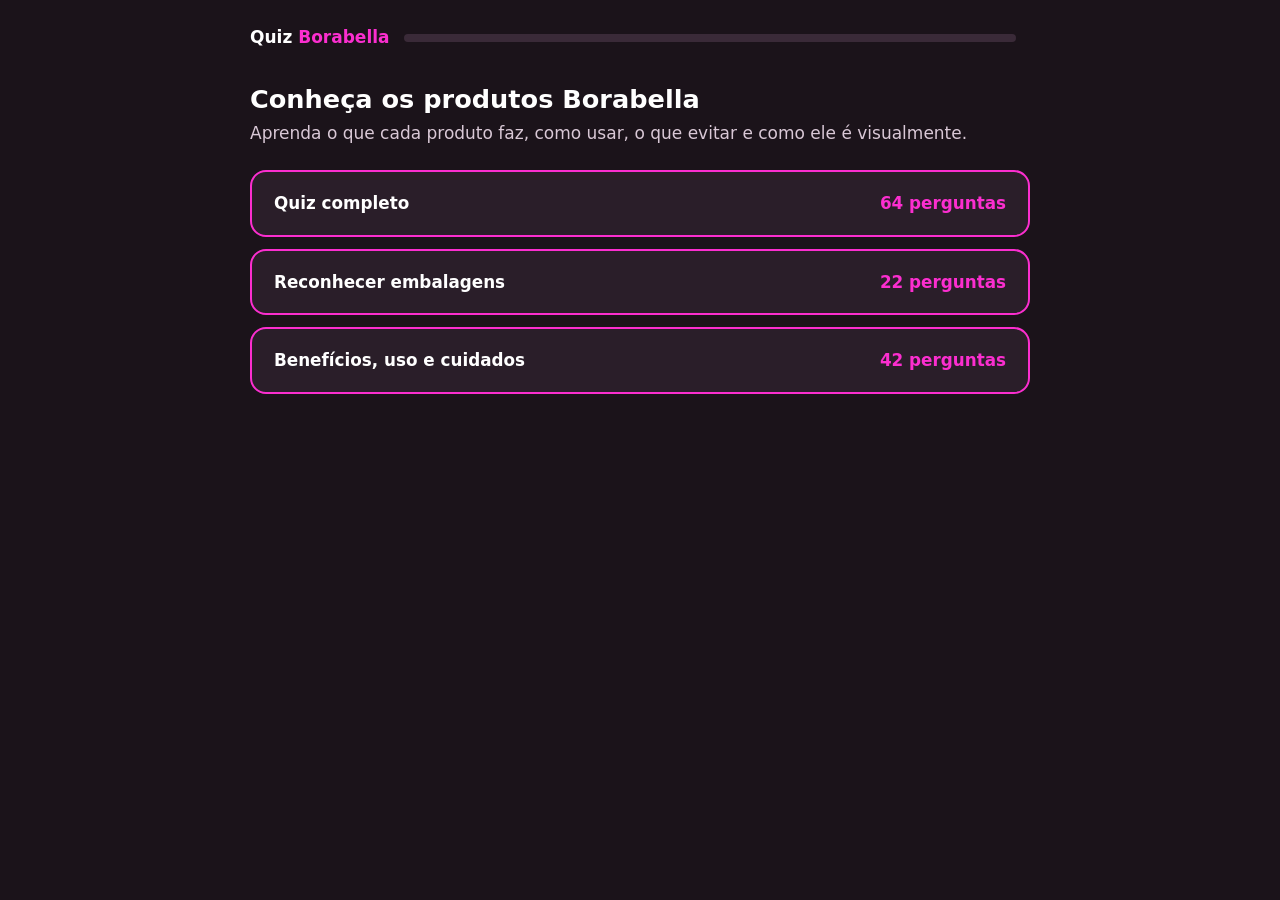
<file: index.html>
<!doctype html>
<html lang="pt-BR"><head><meta charset="utf-8">
<meta name="viewport" content="width=device-width,initial-scale=1">
<meta name="color-scheme" content="dark">
<title>Quiz Borabella</title><link rel="stylesheet" href="css/style.css"></head>
<body><main>
<header><span class="brand">Quiz <b>Borabella</b></span><div class="bar"><i id="prog"></i></div><span id="count"></span></header>
<section id="menu" hidden>
<h1>Conheça os produtos Borabella</h1>
<p class="hint">Aprenda o que cada produto faz, como usar, o que evitar e como ele é visualmente.</p>
<div class="modes">
<button class="mode" data-mode="all"><b>Quiz completo</b><span id="n-all"></span></button>
<button class="mode" data-mode="visual"><b>Reconhecer embalagens</b><span id="n-visual"></span></button>
<button class="mode" data-mode="know"><b>Benefícios, uso e cuidados</b><span id="n-know"></span></button>
</div></section>
<section id="quiz" hidden>
<span id="cat" class="tag"></span><h1 id="q"></h1>
<figure id="qimg" class="shot" hidden></figure>
<p class="hint" id="hint">Escolha a resposta certa</p>
<div class="cards" id="cards"></div>
<div id="reveal" class="reveal" hidden></div>
<button id="next" class="btn" disabled>Próxima pergunta</button>
</section>
<section id="end" hidden><h1>Você terminou!</h1><p id="score" class="big"></p><p id="msg"></p>
<div id="missed" hidden><h2>Revise estes produtos</h2><div id="missedGrid" class="grid"></div></div>
<button id="again" class="btn">Voltar ao início</button></section>
<section id="load"><p id="loadmsg">Carregando perguntas…</p>
<label id="pick" class="btn" hidden>Selecionar perguntas.csv e produtos.csv<input type="file" accept=".csv" multiple hidden></label></section>
</main><script src="data/perguntas.js"></script><script src="data/produtos.js"></script><script src="js/app.js"></script></body></html>
</file>
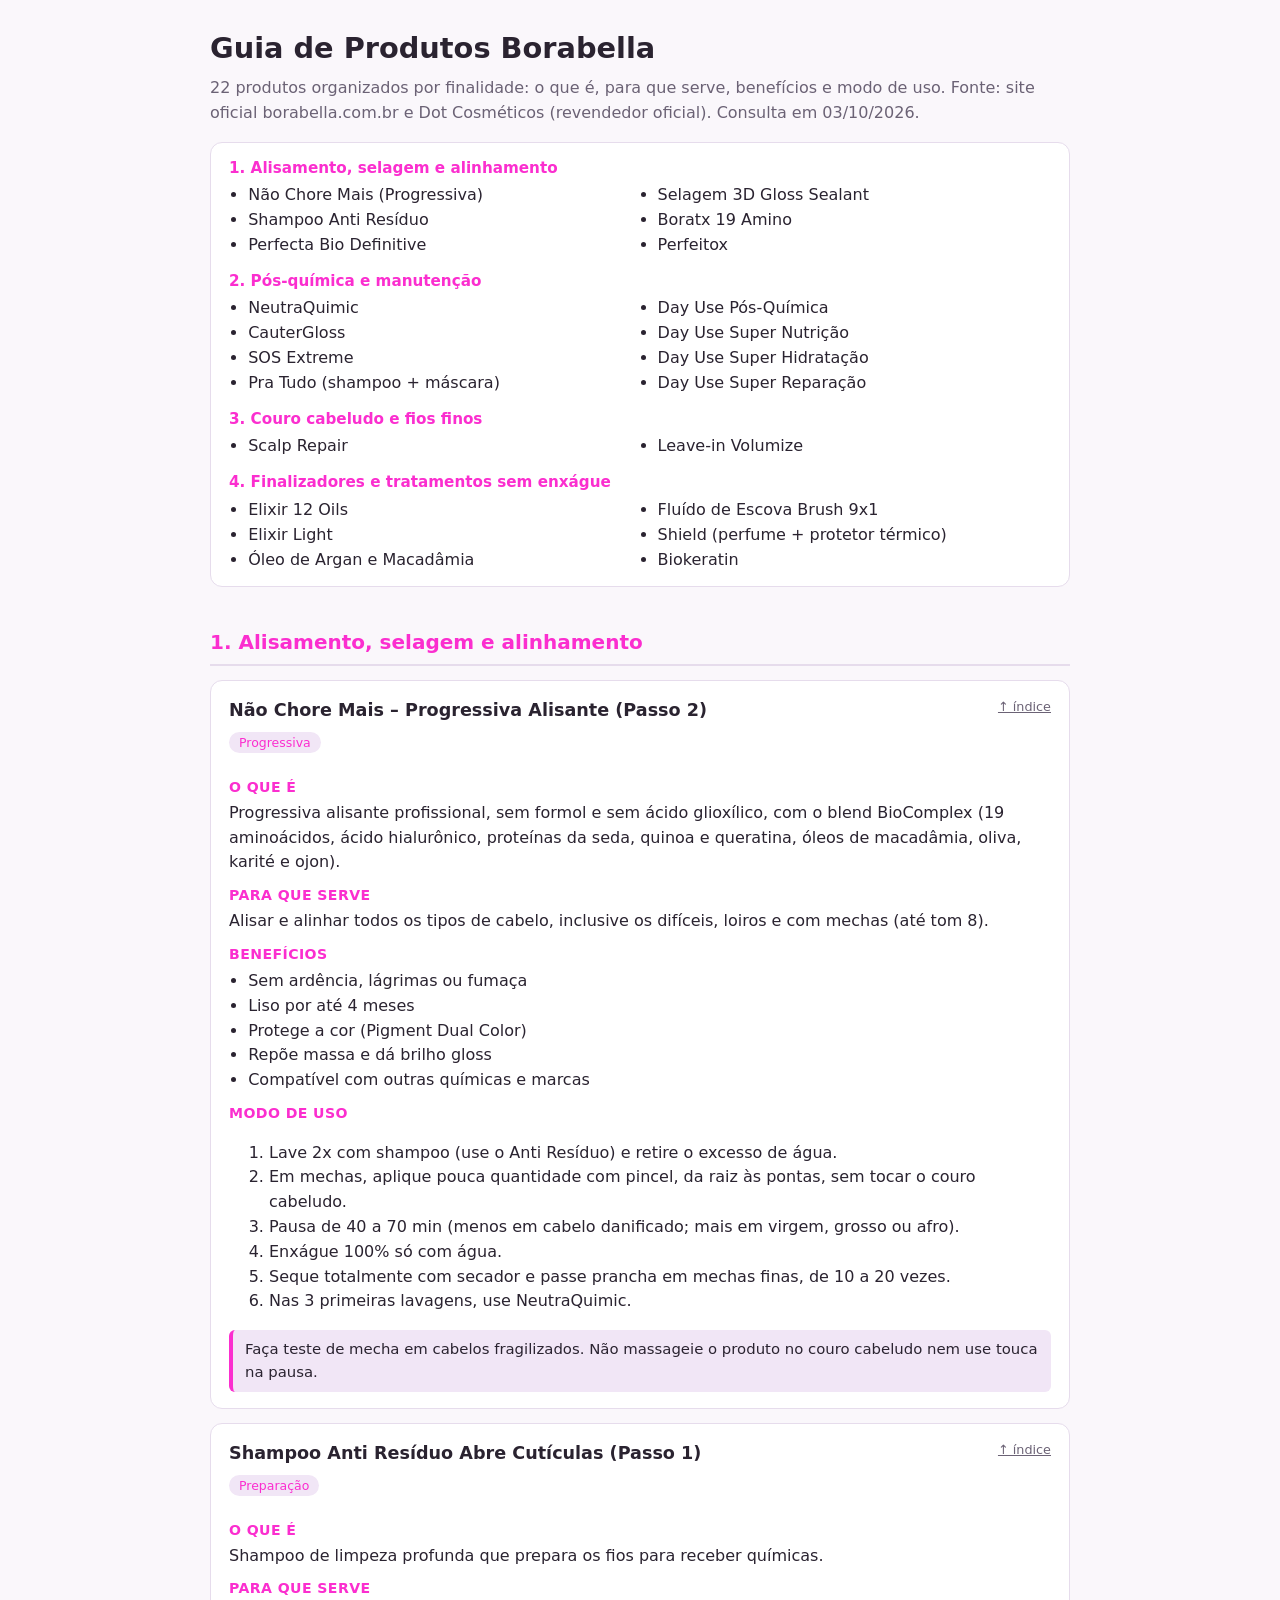
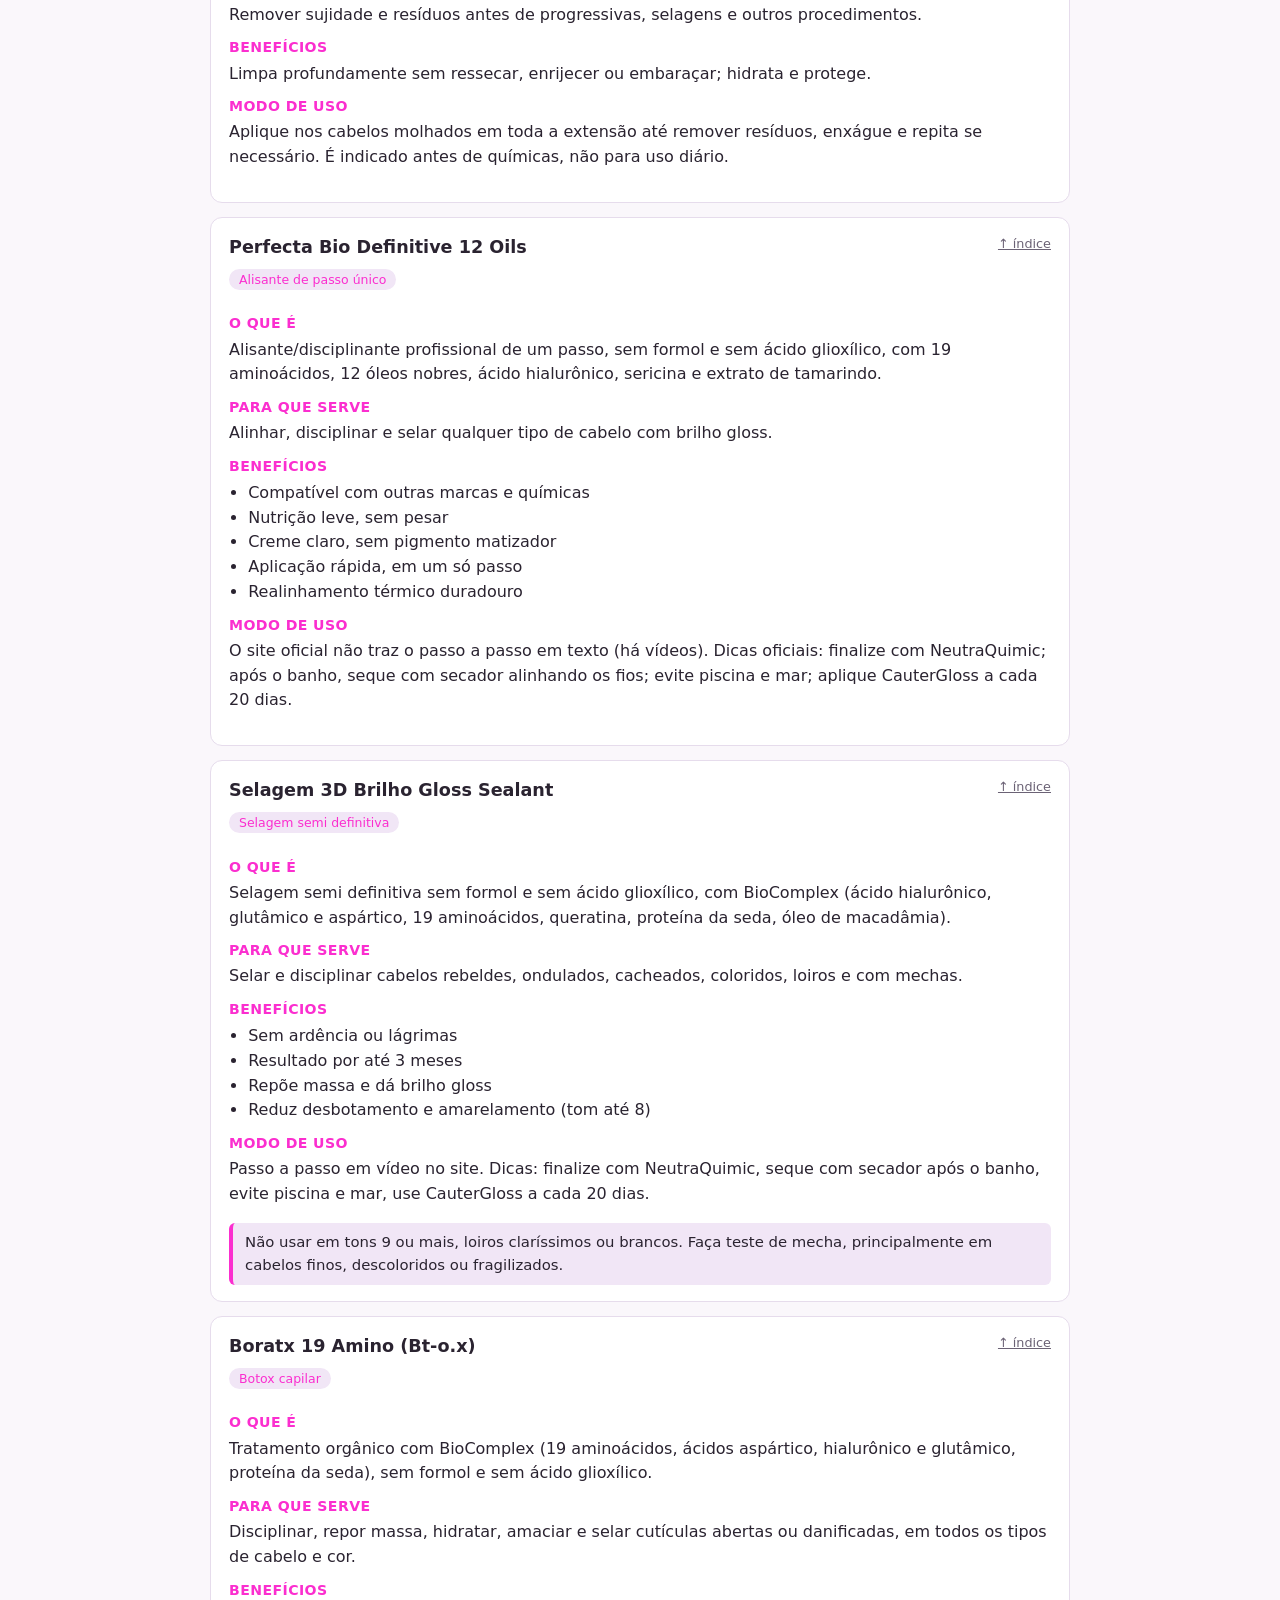
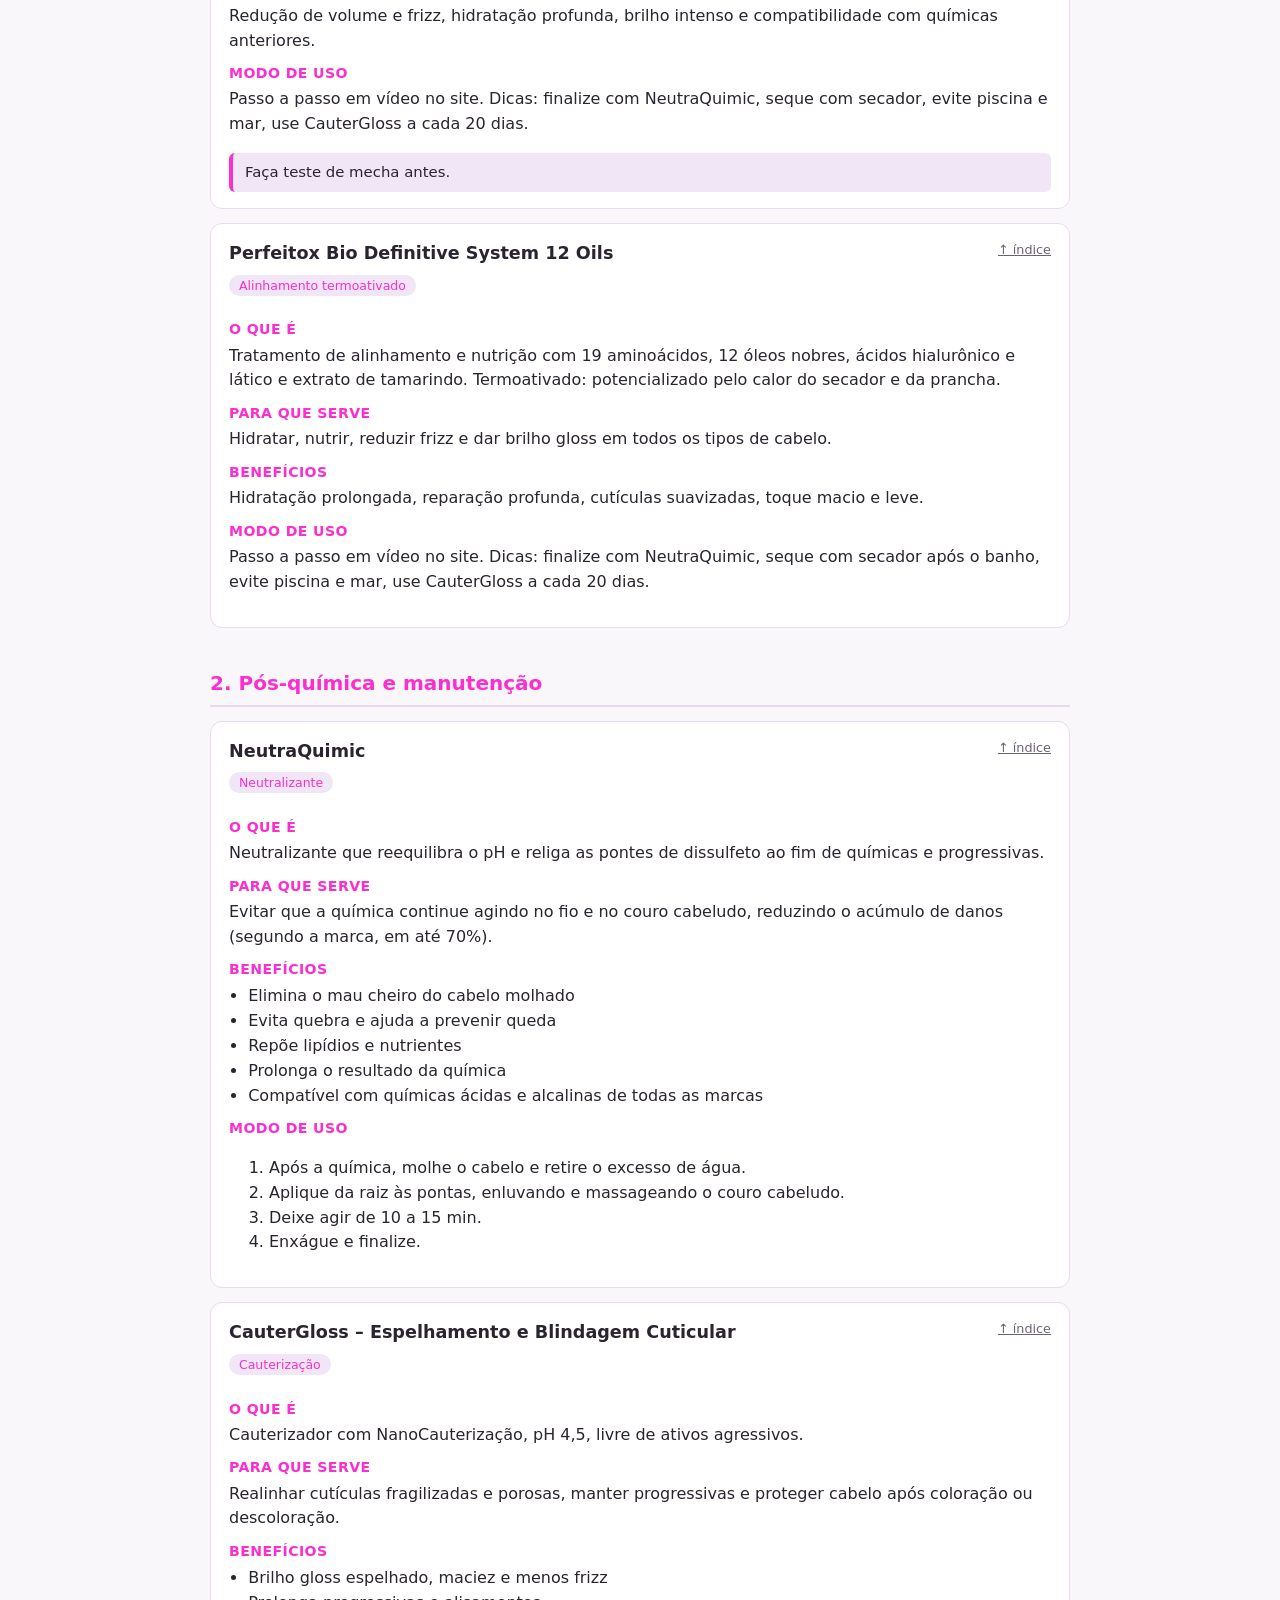
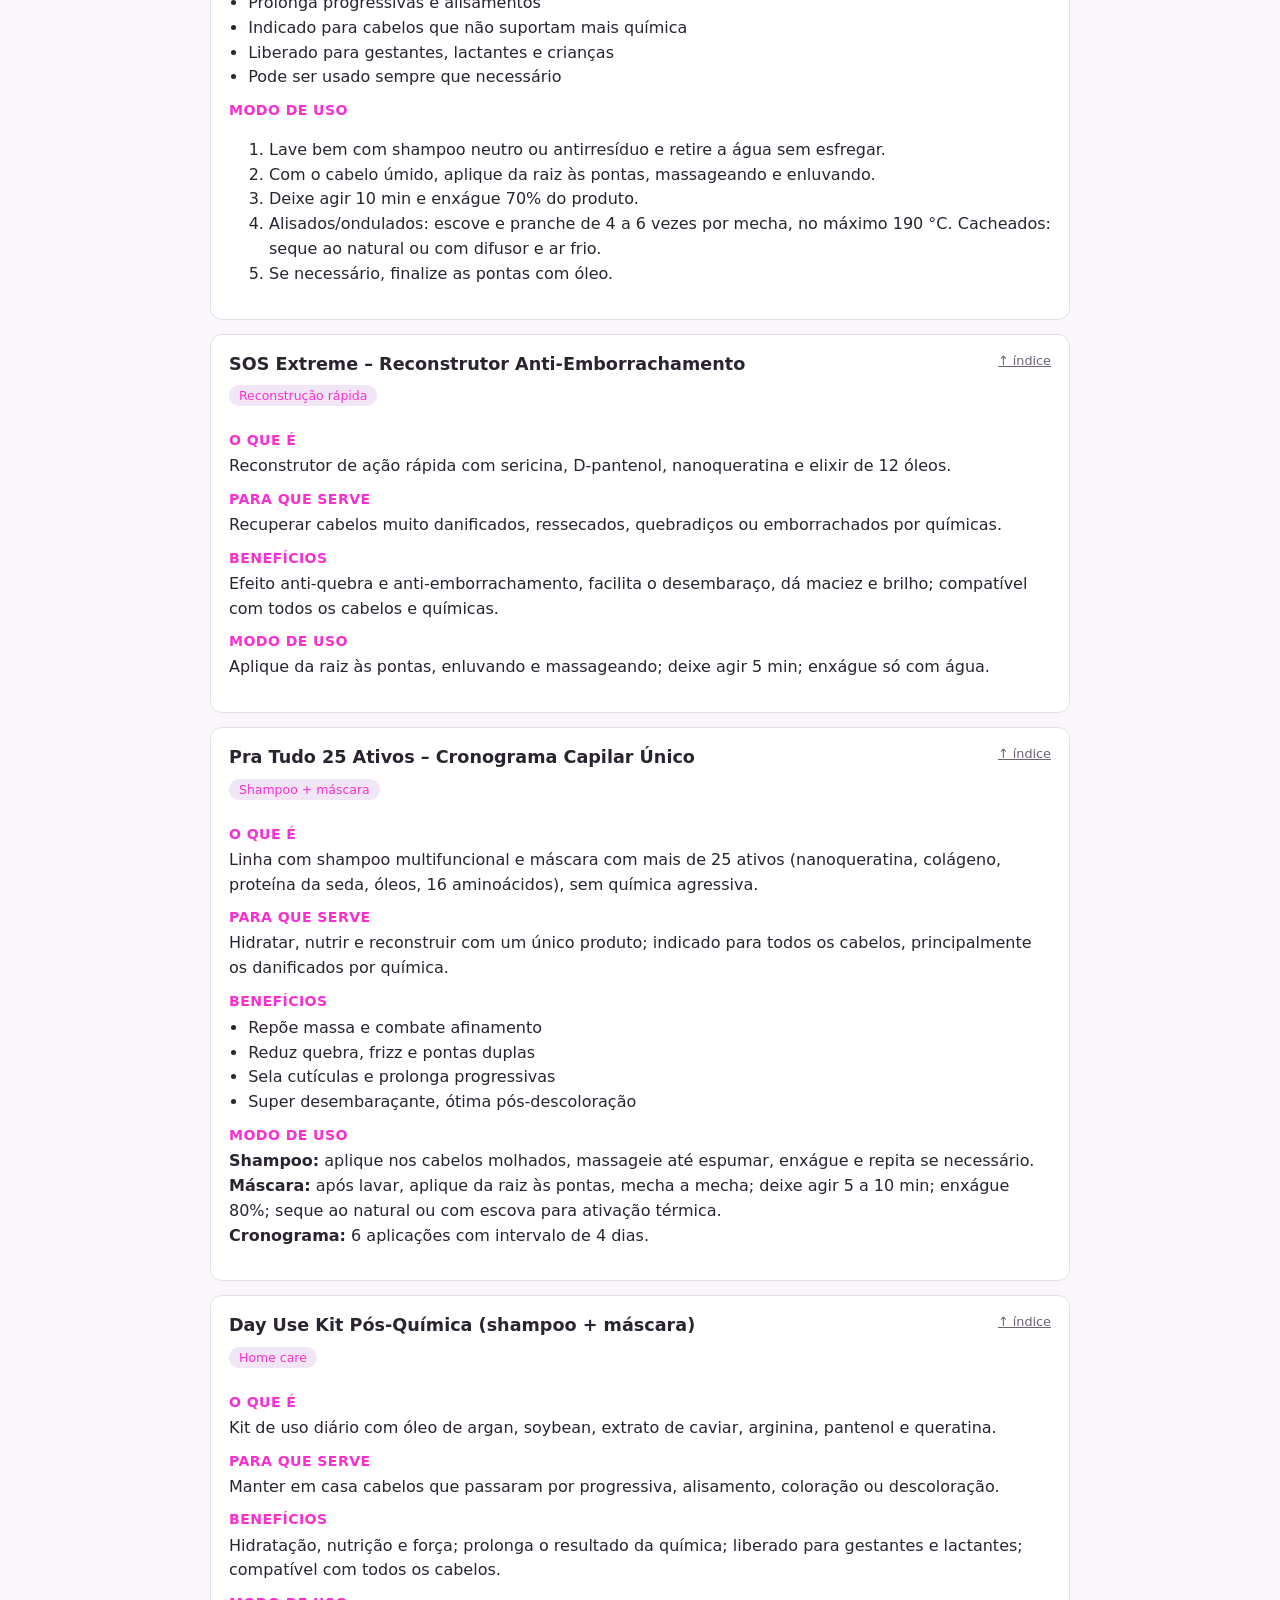
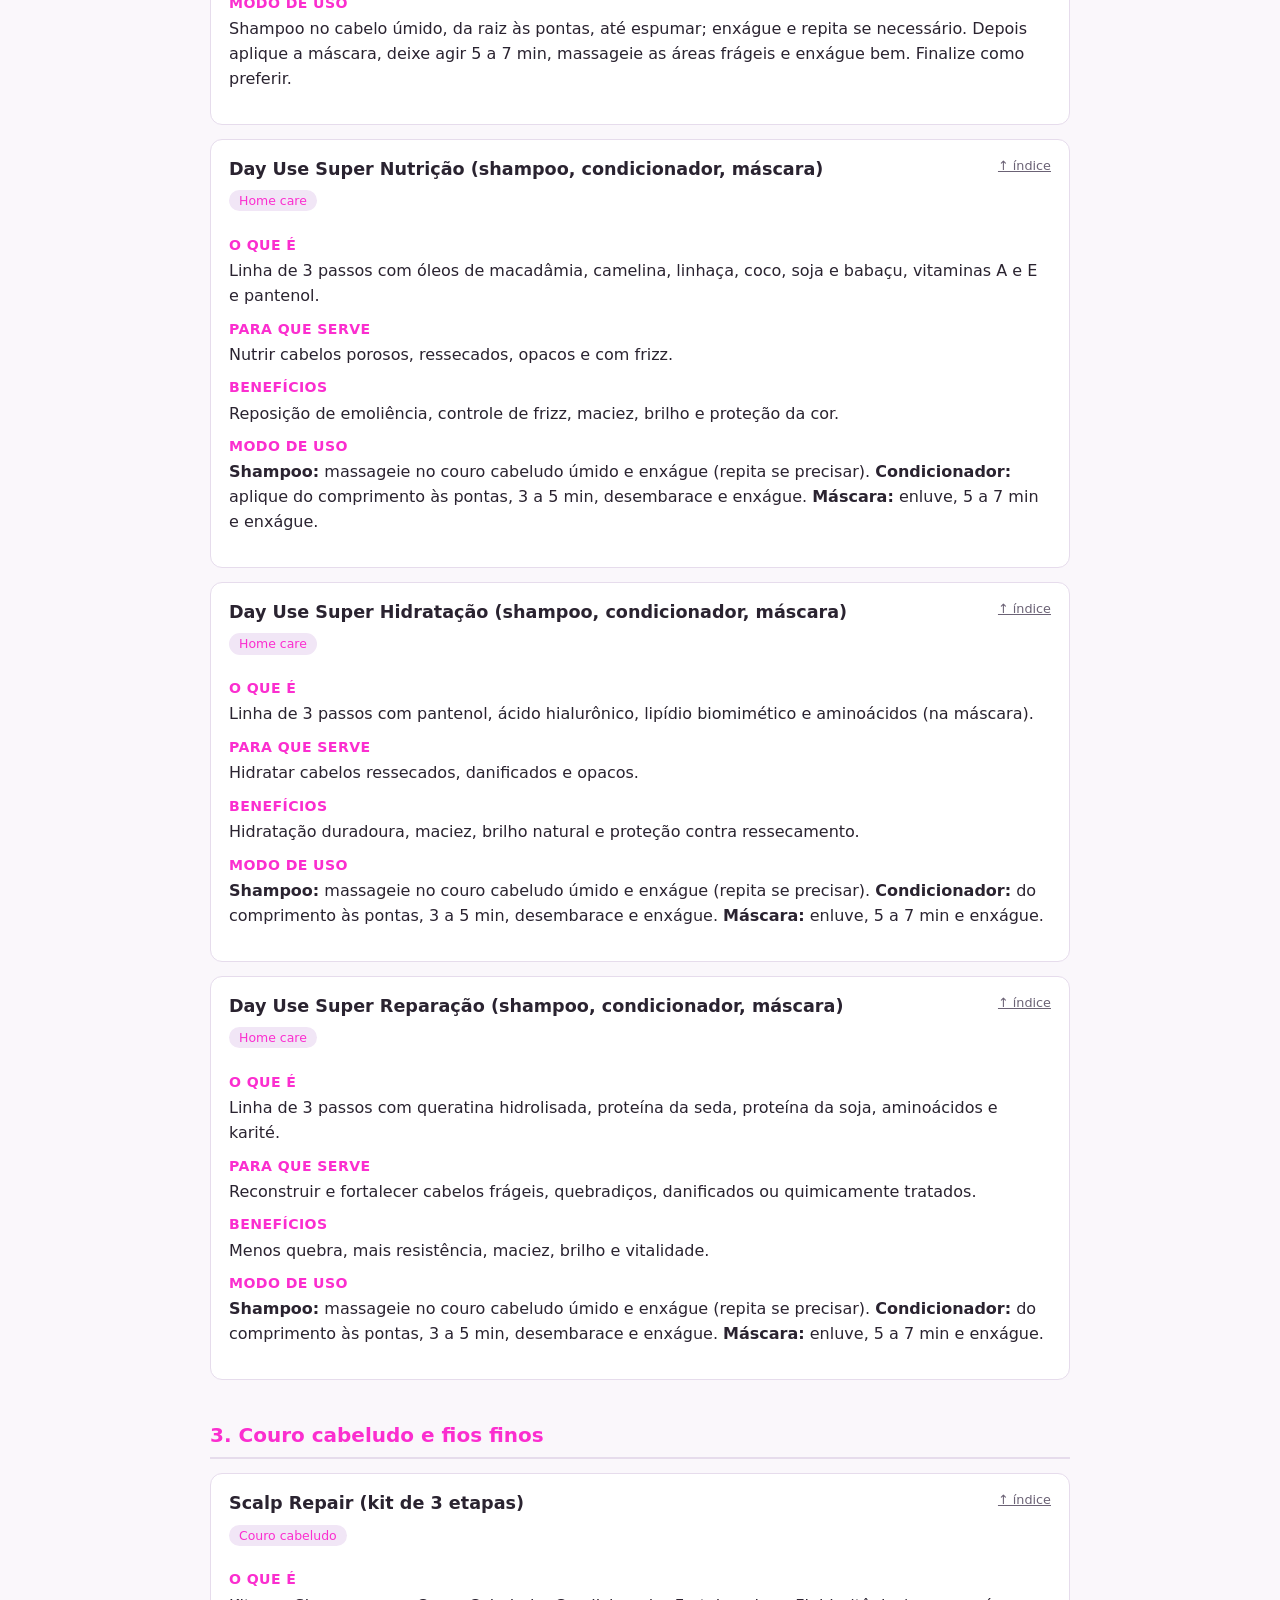
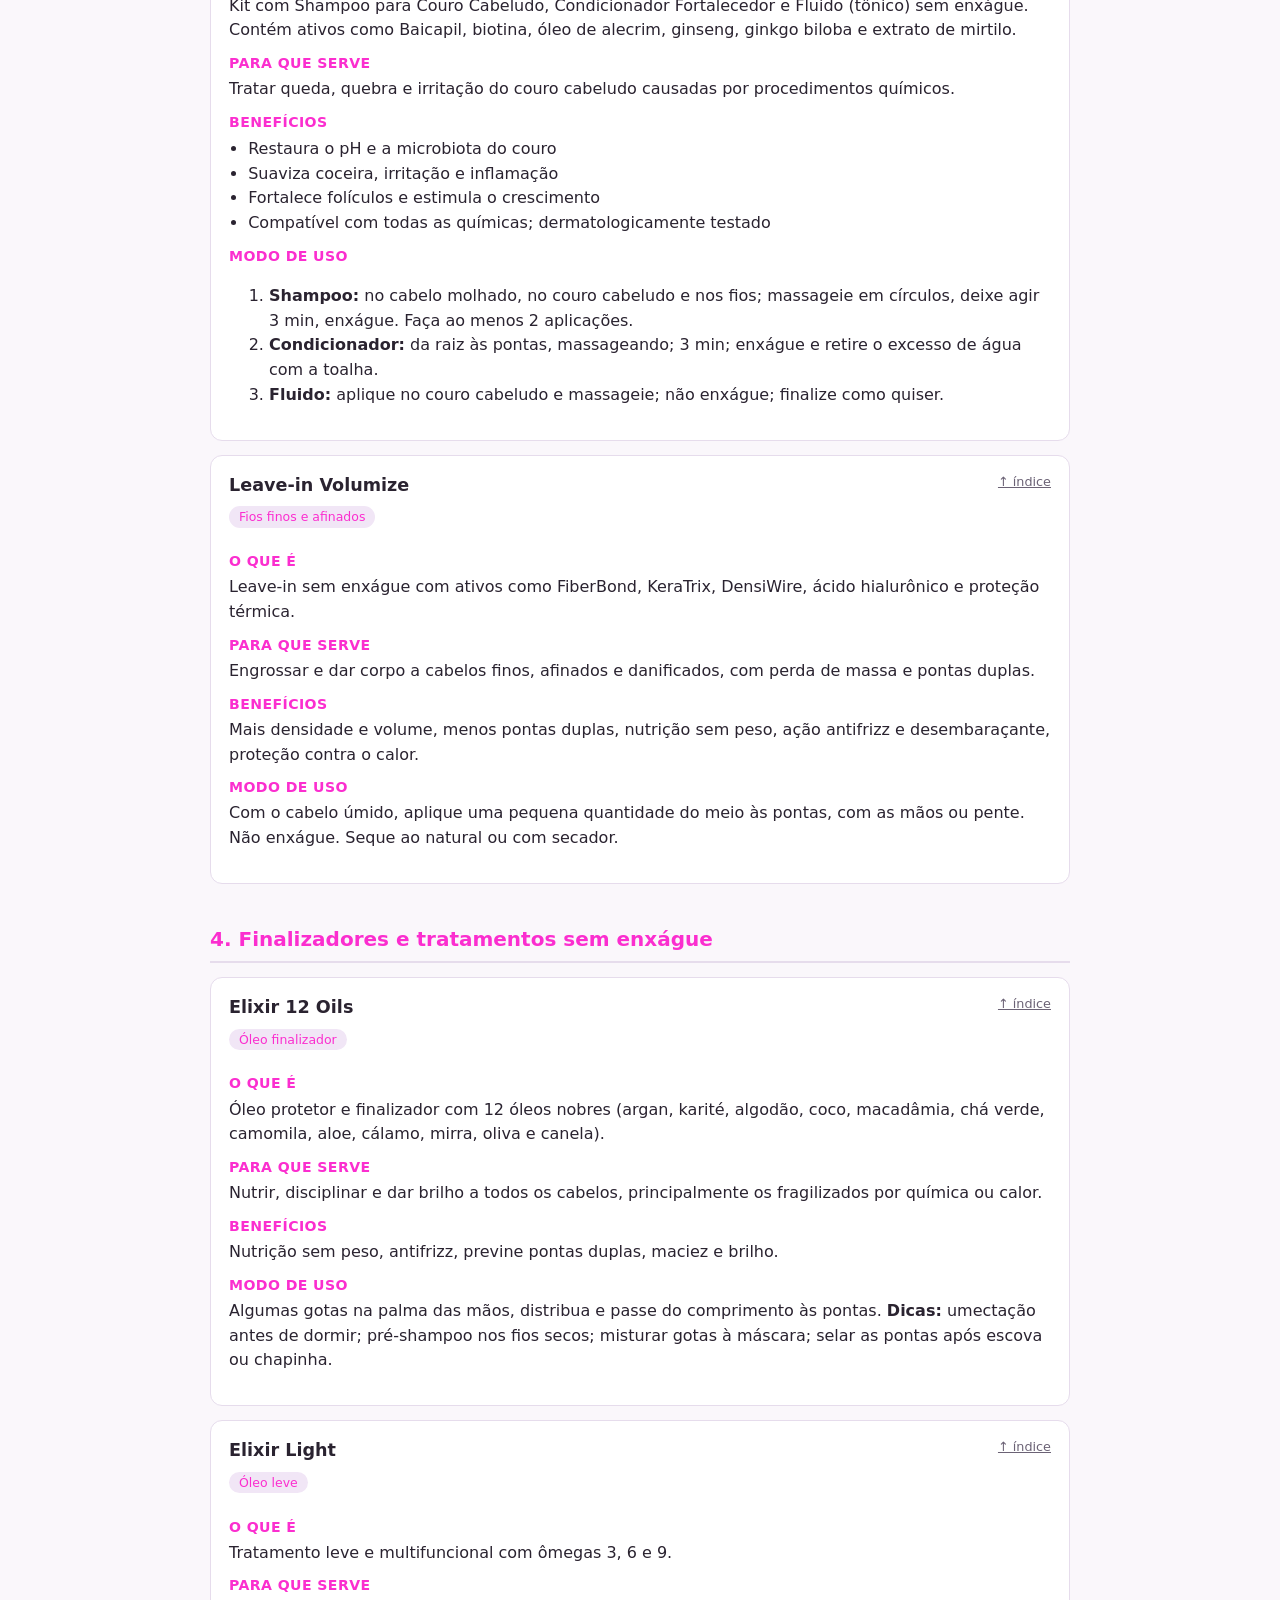
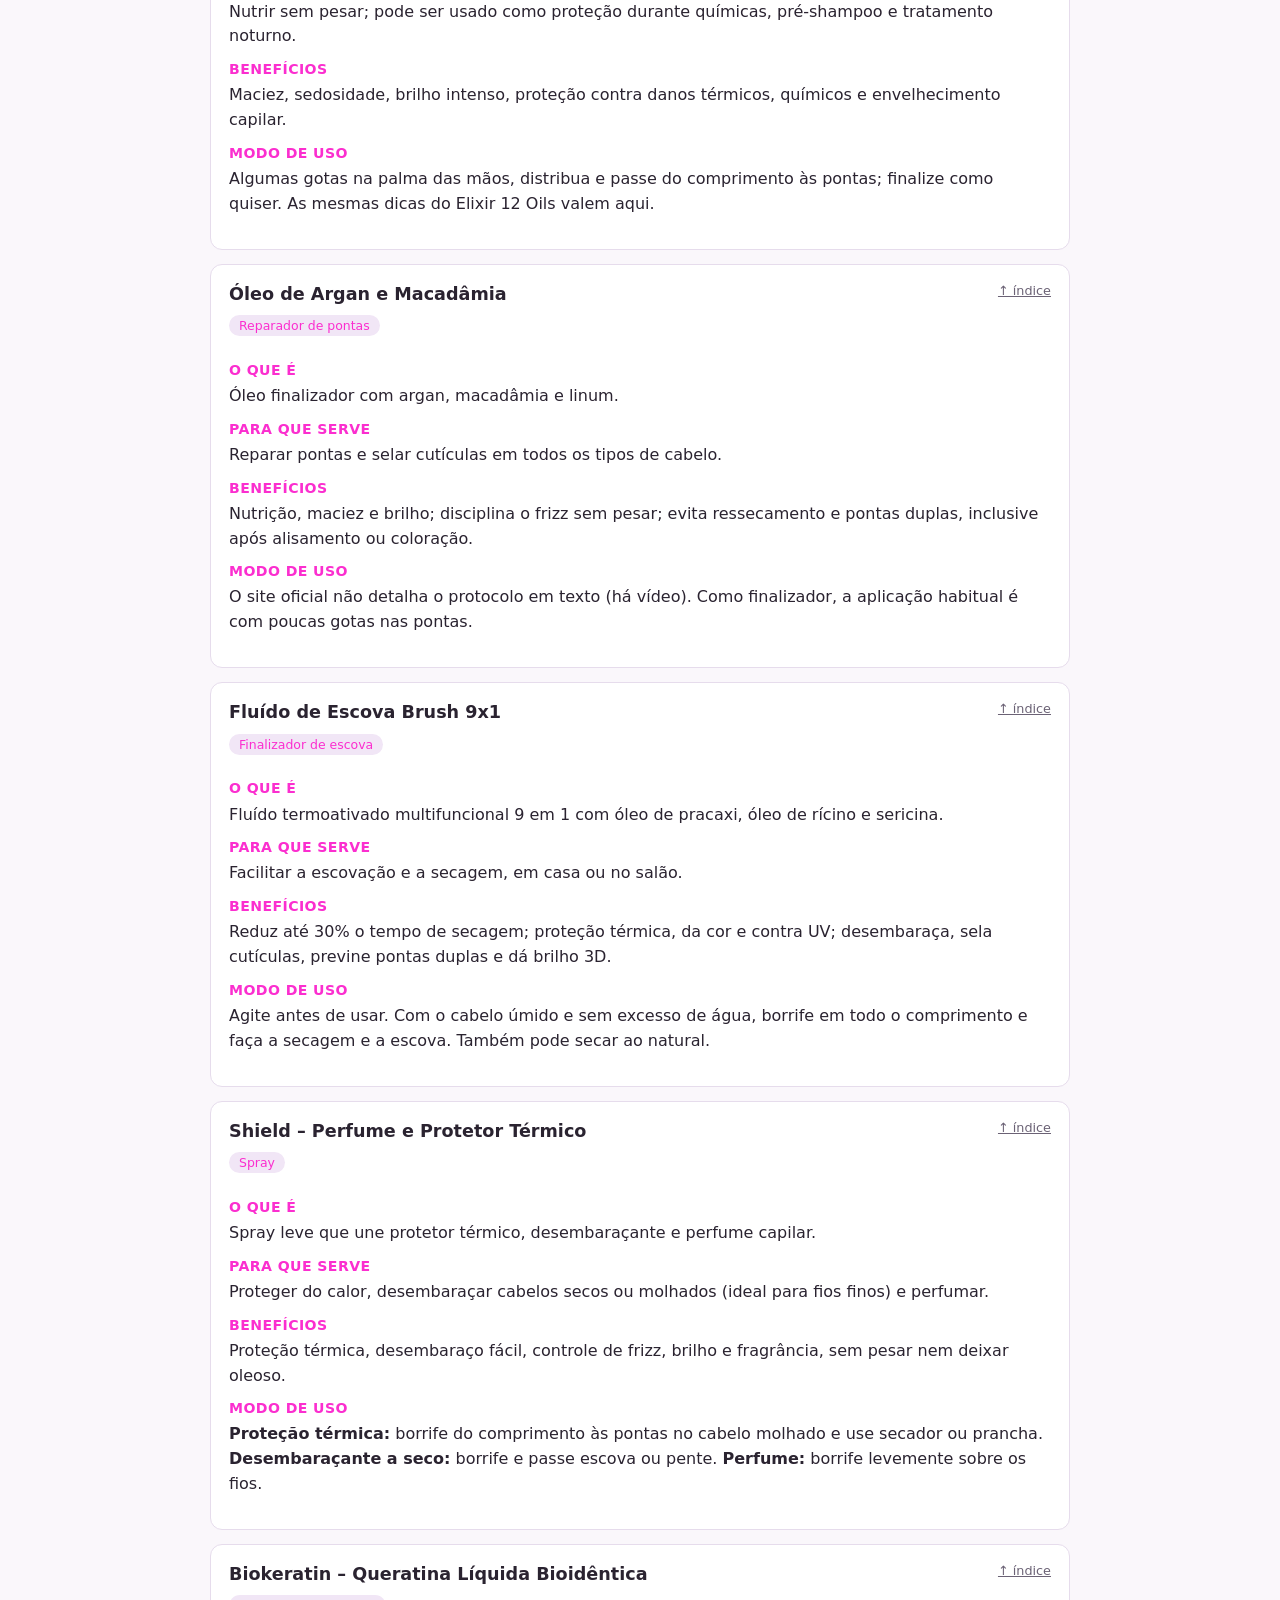
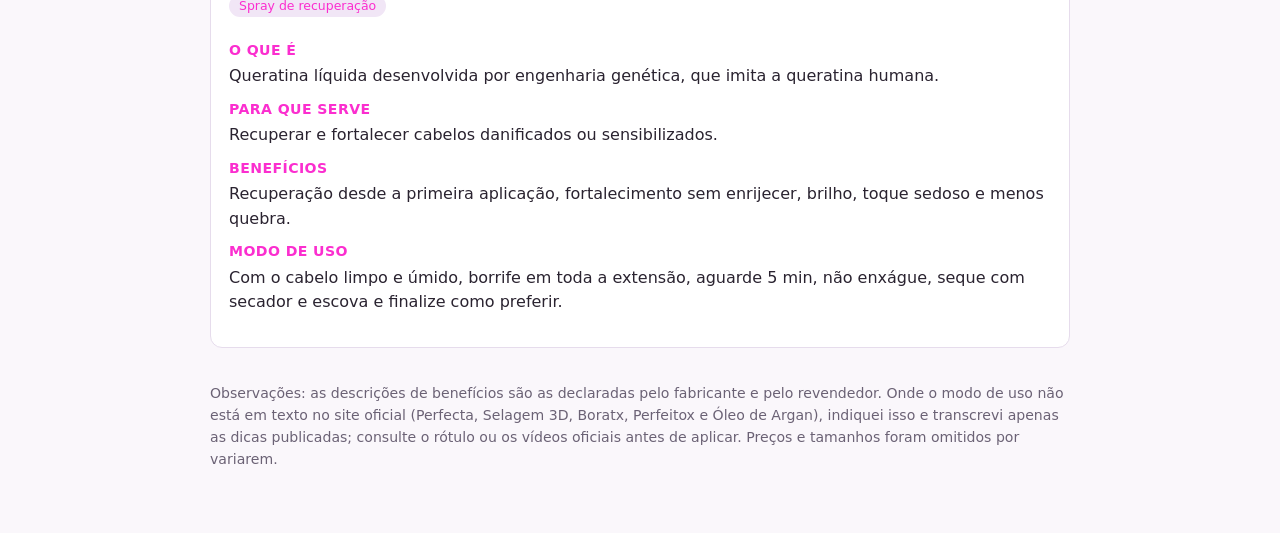
<file: lista.html>
<!DOCTYPE html>
<html lang="pt-BR">
<head>
<meta charset="utf-8">
<meta name="viewport" content="width=device-width, initial-scale=1, viewport-fit=cover">
<title>Guia de Produtos Borabella</title>
<style>
:root{--bg:#faf7fb;--card:#fff;--tx:#2a2330;--mut:#6b6275;--ac:#fb2ecf;--bd:#e6dcec;--tag:#f1e6f6;box-sizing:border-box;padding-top:env(safe-area-inset-top,0px);padding-bottom:env(safe-area-inset-bottom,0px)}
@media (prefers-color-scheme:dark){:root:not([data-theme="light"]){--bg:#17131b;--card:#211b27;--tx:#efe9f3;--mut:#a99fb3;--ac:#fb2ecf;--bd:#352c3d;--tag:#2e2336}}
:root[data-theme="dark"]{--bg:#17131b;--card:#211b27;--tx:#efe9f3;--mut:#a99fb3;--ac:#fb2ecf;--bd:#352c3d;--tag:#2e2336}
html{scroll-padding-top:calc(env(safe-area-inset-top,0px) + 12px);scroll-behavior:smooth}
body{margin:0;background:var(--bg);color:var(--tx);font:16px/1.55 system-ui,-apple-system,"Segoe UI",Roboto,sans-serif}
main{max-width:860px;margin:0 auto;padding:20px 16px 48px}
h1{font-size:1.8rem;margin:.2em 0}
h2{font-size:1.25rem;margin:2em 0 .6em;color:var(--ac);border-bottom:2px solid var(--bd);padding-bottom:.3em}
.sub{color:var(--mut);margin:0 0 1em}
nav.idx{background:var(--card);border:1px solid var(--bd);border-radius:12px;padding:14px 18px}
nav.idx h3{margin:.8em 0 .2em;font-size:.95rem;color:var(--ac)}
nav.idx h3:first-child{margin-top:0}
nav.idx ul{margin:0;padding-left:1.2em;columns:2 220px}
nav.idx a{color:var(--tx);text-decoration:none}nav.idx a:hover{text-decoration:underline}
article{background:var(--card);border:1px solid var(--bd);border-radius:12px;padding:16px 18px;margin:14px 0}
article h3{margin:0 0 .3em;font-size:1.1rem}
.tag{display:inline-block;background:var(--tag);color:var(--ac);border-radius:99px;padding:1px 10px;font-size:.78rem;margin:0 0 .6em}
dt{font-weight:700;margin-top:.7em;font-size:.88rem;text-transform:uppercase;letter-spacing:.03em;color:var(--ac)}
dd{margin:.15em 0 0}
dd ul{margin:.2em 0;padding-left:1.2em}
.warn{background:var(--tag);border-left:4px solid var(--ac);padding:8px 12px;border-radius:6px;margin-top:.6em;font-size:.93rem}
.top{font-size:.8rem;float:right}.top a{color:var(--mut)}
.note{color:var(--mut);font-size:.88rem;margin-top:2.5em}
</style>
</head>
<body>
<main>
<h1>Guia de Produtos Borabella</h1>
<p class="sub">22 produtos organizados por finalidade: o que é, para que serve, benefícios e modo de uso. Fonte: site oficial borabella.com.br e Dot Cosméticos (revendedor oficial). Consulta em 03/10/2026.</p>

<nav class="idx">
<h3>1. Alisamento, selagem e alinhamento</h3>
<ul><li><a href="#p1">Não Chore Mais (Progressiva)</a></li><li><a href="#p2">Shampoo Anti Resíduo</a></li><li><a href="#p3">Perfecta Bio Definitive</a></li><li><a href="#p4">Selagem 3D Gloss Sealant</a></li><li><a href="#p5">Boratx 19 Amino</a></li><li><a href="#p6">Perfeitox</a></li></ul>
<h3>2. Pós-química e manutenção</h3>
<ul><li><a href="#p7">NeutraQuimic</a></li><li><a href="#p8">CauterGloss</a></li><li><a href="#p9">SOS Extreme</a></li><li><a href="#p10">Pra Tudo (shampoo + máscara)</a></li><li><a href="#p11">Day Use Pós-Química</a></li><li><a href="#p12">Day Use Super Nutrição</a></li><li><a href="#p13">Day Use Super Hidratação</a></li><li><a href="#p14">Day Use Super Reparação</a></li></ul>
<h3>3. Couro cabeludo e fios finos</h3>
<ul><li><a href="#p15">Scalp Repair</a></li><li><a href="#p16">Leave-in Volumize</a></li></ul>
<h3>4. Finalizadores e tratamentos sem enxágue</h3>
<ul><li><a href="#p17">Elixir 12 Oils</a></li><li><a href="#p18">Elixir Light</a></li><li><a href="#p19">Óleo de Argan e Macadâmia</a></li><li><a href="#p20">Fluído de Escova Brush 9x1</a></li><li><a href="#p21">Shield (perfume + protetor térmico)</a></li><li><a href="#p22">Biokeratin</a></li></ul>
</nav>

<h2>1. Alisamento, selagem e alinhamento</h2>

<article id="p1"><span class="top"><a href="#">↑ índice</a></span>
<h3>Não Chore Mais – Progressiva Alisante (Passo 2)</h3><span class="tag">Progressiva</span>
<dl>
<dt>O que é</dt><dd>Progressiva alisante profissional, sem formol e sem ácido glioxílico, com o blend BioComplex (19 aminoácidos, ácido hialurônico, proteínas da seda, quinoa e queratina, óleos de macadâmia, oliva, karité e ojon).</dd>
<dt>Para que serve</dt><dd>Alisar e alinhar todos os tipos de cabelo, inclusive os difíceis, loiros e com mechas (até tom 8).</dd>
<dt>Benefícios</dt><dd><ul><li>Sem ardência, lágrimas ou fumaça</li><li>Liso por até 4 meses</li><li>Protege a cor (Pigment Dual Color)</li><li>Repõe massa e dá brilho gloss</li><li>Compatível com outras químicas e marcas</li></ul></dd>
<dt>Modo de uso</dt><dd><ol><li>Lave 2x com shampoo (use o Anti Resíduo) e retire o excesso de água.</li><li>Em mechas, aplique pouca quantidade com pincel, da raiz às pontas, sem tocar o couro cabeludo.</li><li>Pausa de 40 a 70 min (menos em cabelo danificado; mais em virgem, grosso ou afro).</li><li>Enxágue 100% só com água.</li><li>Seque totalmente com secador e passe prancha em mechas finas, de 10 a 20 vezes.</li><li>Nas 3 primeiras lavagens, use NeutraQuimic.</li></ol></dd></dl>
<div class="warn">Faça teste de mecha em cabelos fragilizados. Não massageie o produto no couro cabeludo nem use touca na pausa.</div></article>

<article id="p2"><span class="top"><a href="#">↑ índice</a></span>
<h3>Shampoo Anti Resíduo Abre Cutículas (Passo 1)</h3><span class="tag">Preparação</span>
<dl>
<dt>O que é</dt><dd>Shampoo de limpeza profunda que prepara os fios para receber químicas.</dd>
<dt>Para que serve</dt><dd>Remover sujidade e resíduos antes de progressivas, selagens e outros procedimentos.</dd>
<dt>Benefícios</dt><dd>Limpa profundamente sem ressecar, enrijecer ou embaraçar; hidrata e protege.</dd>
<dt>Modo de uso</dt><dd>Aplique nos cabelos molhados em toda a extensão até remover resíduos, enxágue e repita se necessário. É indicado antes de químicas, não para uso diário.</dd></dl></article>

<article id="p3"><span class="top"><a href="#">↑ índice</a></span>
<h3>Perfecta Bio Definitive 12 Oils</h3><span class="tag">Alisante de passo único</span>
<dl>
<dt>O que é</dt><dd>Alisante/disciplinante profissional de um passo, sem formol e sem ácido glioxílico, com 19 aminoácidos, 12 óleos nobres, ácido hialurônico, sericina e extrato de tamarindo.</dd>
<dt>Para que serve</dt><dd>Alinhar, disciplinar e selar qualquer tipo de cabelo com brilho gloss.</dd>
<dt>Benefícios</dt><dd><ul><li>Compatível com outras marcas e químicas</li><li>Nutrição leve, sem pesar</li><li>Creme claro, sem pigmento matizador</li><li>Aplicação rápida, em um só passo</li><li>Realinhamento térmico duradouro</li></ul></dd>
<dt>Modo de uso</dt><dd>O site oficial não traz o passo a passo em texto (há vídeos). Dicas oficiais: finalize com NeutraQuimic; após o banho, seque com secador alinhando os fios; evite piscina e mar; aplique CauterGloss a cada 20 dias.</dd></dl></article>

<article id="p4"><span class="top"><a href="#">↑ índice</a></span>
<h3>Selagem 3D Brilho Gloss Sealant</h3><span class="tag">Selagem semi definitiva</span>
<dl>
<dt>O que é</dt><dd>Selagem semi definitiva sem formol e sem ácido glioxílico, com BioComplex (ácido hialurônico, glutâmico e aspártico, 19 aminoácidos, queratina, proteína da seda, óleo de macadâmia).</dd>
<dt>Para que serve</dt><dd>Selar e disciplinar cabelos rebeldes, ondulados, cacheados, coloridos, loiros e com mechas.</dd>
<dt>Benefícios</dt><dd><ul><li>Sem ardência ou lágrimas</li><li>Resultado por até 3 meses</li><li>Repõe massa e dá brilho gloss</li><li>Reduz desbotamento e amarelamento (tom até 8)</li></ul></dd>
<dt>Modo de uso</dt><dd>Passo a passo em vídeo no site. Dicas: finalize com NeutraQuimic, seque com secador após o banho, evite piscina e mar, use CauterGloss a cada 20 dias.</dd></dl>
<div class="warn">Não usar em tons 9 ou mais, loiros claríssimos ou brancos. Faça teste de mecha, principalmente em cabelos finos, descoloridos ou fragilizados.</div></article>

<article id="p5"><span class="top"><a href="#">↑ índice</a></span>
<h3>Boratx 19 Amino (Bt-o.x)</h3><span class="tag">Botox capilar</span>
<dl>
<dt>O que é</dt><dd>Tratamento orgânico com BioComplex (19 aminoácidos, ácidos aspártico, hialurônico e glutâmico, proteína da seda), sem formol e sem ácido glioxílico.</dd>
<dt>Para que serve</dt><dd>Disciplinar, repor massa, hidratar, amaciar e selar cutículas abertas ou danificadas, em todos os tipos de cabelo e cor.</dd>
<dt>Benefícios</dt><dd>Redução de volume e frizz, hidratação profunda, brilho intenso e compatibilidade com químicas anteriores.</dd>
<dt>Modo de uso</dt><dd>Passo a passo em vídeo no site. Dicas: finalize com NeutraQuimic, seque com secador, evite piscina e mar, use CauterGloss a cada 20 dias.</dd></dl>
<div class="warn">Faça teste de mecha antes.</div></article>

<article id="p6"><span class="top"><a href="#">↑ índice</a></span>
<h3>Perfeitox Bio Definitive System 12 Oils</h3><span class="tag">Alinhamento termoativado</span>
<dl>
<dt>O que é</dt><dd>Tratamento de alinhamento e nutrição com 19 aminoácidos, 12 óleos nobres, ácidos hialurônico e lático e extrato de tamarindo. Termoativado: potencializado pelo calor do secador e da prancha.</dd>
<dt>Para que serve</dt><dd>Hidratar, nutrir, reduzir frizz e dar brilho gloss em todos os tipos de cabelo.</dd>
<dt>Benefícios</dt><dd>Hidratação prolongada, reparação profunda, cutículas suavizadas, toque macio e leve.</dd>
<dt>Modo de uso</dt><dd>Passo a passo em vídeo no site. Dicas: finalize com NeutraQuimic, seque com secador após o banho, evite piscina e mar, use CauterGloss a cada 20 dias.</dd></dl></article>

<h2>2. Pós-química e manutenção</h2>

<article id="p7"><span class="top"><a href="#">↑ índice</a></span>
<h3>NeutraQuimic</h3><span class="tag">Neutralizante</span>
<dl>
<dt>O que é</dt><dd>Neutralizante que reequilibra o pH e religa as pontes de dissulfeto ao fim de químicas e progressivas.</dd>
<dt>Para que serve</dt><dd>Evitar que a química continue agindo no fio e no couro cabeludo, reduzindo o acúmulo de danos (segundo a marca, em até 70%).</dd>
<dt>Benefícios</dt><dd><ul><li>Elimina o mau cheiro do cabelo molhado</li><li>Evita quebra e ajuda a prevenir queda</li><li>Repõe lipídios e nutrientes</li><li>Prolonga o resultado da química</li><li>Compatível com químicas ácidas e alcalinas de todas as marcas</li></ul></dd>
<dt>Modo de uso</dt><dd><ol><li>Após a química, molhe o cabelo e retire o excesso de água.</li><li>Aplique da raiz às pontas, enluvando e massageando o couro cabeludo.</li><li>Deixe agir de 10 a 15 min.</li><li>Enxágue e finalize.</li></ol></dd></dl></article>

<article id="p8"><span class="top"><a href="#">↑ índice</a></span>
<h3>CauterGloss – Espelhamento e Blindagem Cuticular</h3><span class="tag">Cauterização</span>
<dl>
<dt>O que é</dt><dd>Cauterizador com NanoCauterização, pH 4,5, livre de ativos agressivos.</dd>
<dt>Para que serve</dt><dd>Realinhar cutículas fragilizadas e porosas, manter progressivas e proteger cabelo após coloração ou descoloração.</dd>
<dt>Benefícios</dt><dd><ul><li>Brilho gloss espelhado, maciez e menos frizz</li><li>Prolonga progressivas e alisamentos</li><li>Indicado para cabelos que não suportam mais química</li><li>Liberado para gestantes, lactantes e crianças</li><li>Pode ser usado sempre que necessário</li></ul></dd>
<dt>Modo de uso</dt><dd><ol><li>Lave bem com shampoo neutro ou antirresíduo e retire a água sem esfregar.</li><li>Com o cabelo úmido, aplique da raiz às pontas, massageando e enluvando.</li><li>Deixe agir 10 min e enxágue 70% do produto.</li><li>Alisados/ondulados: escove e pranche de 4 a 6 vezes por mecha, no máximo 190 °C. Cacheados: seque ao natural ou com difusor e ar frio.</li><li>Se necessário, finalize as pontas com óleo.</li></ol></dd></dl></article>

<article id="p9"><span class="top"><a href="#">↑ índice</a></span>
<h3>SOS Extreme – Reconstrutor Anti-Emborrachamento</h3><span class="tag">Reconstrução rápida</span>
<dl>
<dt>O que é</dt><dd>Reconstrutor de ação rápida com sericina, D-pantenol, nanoqueratina e elixir de 12 óleos.</dd>
<dt>Para que serve</dt><dd>Recuperar cabelos muito danificados, ressecados, quebradiços ou emborrachados por químicas.</dd>
<dt>Benefícios</dt><dd>Efeito anti-quebra e anti-emborrachamento, facilita o desembaraço, dá maciez e brilho; compatível com todos os cabelos e químicas.</dd>
<dt>Modo de uso</dt><dd>Aplique da raiz às pontas, enluvando e massageando; deixe agir 5 min; enxágue só com água.</dd></dl></article>

<article id="p10"><span class="top"><a href="#">↑ índice</a></span>
<h3>Pra Tudo 25 Ativos – Cronograma Capilar Único</h3><span class="tag">Shampoo + máscara</span>
<dl>
<dt>O que é</dt><dd>Linha com shampoo multifuncional e máscara com mais de 25 ativos (nanoqueratina, colágeno, proteína da seda, óleos, 16 aminoácidos), sem química agressiva.</dd>
<dt>Para que serve</dt><dd>Hidratar, nutrir e reconstruir com um único produto; indicado para todos os cabelos, principalmente os danificados por química.</dd>
<dt>Benefícios</dt><dd><ul><li>Repõe massa e combate afinamento</li><li>Reduz quebra, frizz e pontas duplas</li><li>Sela cutículas e prolonga progressivas</li><li>Super desembaraçante, ótima pós-descoloração</li></ul></dd>
<dt>Modo de uso</dt><dd><b>Shampoo:</b> aplique nos cabelos molhados, massageie até espumar, enxágue e repita se necessário.<br><b>Máscara:</b> após lavar, aplique da raiz às pontas, mecha a mecha; deixe agir 5 a 10 min; enxágue 80%; seque ao natural ou com escova para ativação térmica.<br><b>Cronograma:</b> 6 aplicações com intervalo de 4 dias.</dd></dl></article>

<article id="p11"><span class="top"><a href="#">↑ índice</a></span>
<h3>Day Use Kit Pós-Química (shampoo + máscara)</h3><span class="tag">Home care</span>
<dl>
<dt>O que é</dt><dd>Kit de uso diário com óleo de argan, soybean, extrato de caviar, arginina, pantenol e queratina.</dd>
<dt>Para que serve</dt><dd>Manter em casa cabelos que passaram por progressiva, alisamento, coloração ou descoloração.</dd>
<dt>Benefícios</dt><dd>Hidratação, nutrição e força; prolonga o resultado da química; liberado para gestantes e lactantes; compatível com todos os cabelos.</dd>
<dt>Modo de uso</dt><dd>Shampoo no cabelo úmido, da raiz às pontas, até espumar; enxágue e repita se necessário. Depois aplique a máscara, deixe agir 5 a 7 min, massageie as áreas frágeis e enxágue bem. Finalize como preferir.</dd></dl></article>

<article id="p12"><span class="top"><a href="#">↑ índice</a></span>
<h3>Day Use Super Nutrição (shampoo, condicionador, máscara)</h3><span class="tag">Home care</span>
<dl>
<dt>O que é</dt><dd>Linha de 3 passos com óleos de macadâmia, camelina, linhaça, coco, soja e babaçu, vitaminas A e E e pantenol.</dd>
<dt>Para que serve</dt><dd>Nutrir cabelos porosos, ressecados, opacos e com frizz.</dd>
<dt>Benefícios</dt><dd>Reposição de emoliência, controle de frizz, maciez, brilho e proteção da cor.</dd>
<dt>Modo de uso</dt><dd><b>Shampoo:</b> massageie no couro cabeludo úmido e enxágue (repita se precisar). <b>Condicionador:</b> aplique do comprimento às pontas, 3 a 5 min, desembarace e enxágue. <b>Máscara:</b> enluve, 5 a 7 min e enxágue.</dd></dl></article>

<article id="p13"><span class="top"><a href="#">↑ índice</a></span>
<h3>Day Use Super Hidratação (shampoo, condicionador, máscara)</h3><span class="tag">Home care</span>
<dl>
<dt>O que é</dt><dd>Linha de 3 passos com pantenol, ácido hialurônico, lipídio biomimético e aminoácidos (na máscara).</dd>
<dt>Para que serve</dt><dd>Hidratar cabelos ressecados, danificados e opacos.</dd>
<dt>Benefícios</dt><dd>Hidratação duradoura, maciez, brilho natural e proteção contra ressecamento.</dd>
<dt>Modo de uso</dt><dd><b>Shampoo:</b> massageie no couro cabeludo úmido e enxágue (repita se precisar). <b>Condicionador:</b> do comprimento às pontas, 3 a 5 min, desembarace e enxágue. <b>Máscara:</b> enluve, 5 a 7 min e enxágue.</dd></dl></article>

<article id="p14"><span class="top"><a href="#">↑ índice</a></span>
<h3>Day Use Super Reparação (shampoo, condicionador, máscara)</h3><span class="tag">Home care</span>
<dl>
<dt>O que é</dt><dd>Linha de 3 passos com queratina hidrolisada, proteína da seda, proteína da soja, aminoácidos e karité.</dd>
<dt>Para que serve</dt><dd>Reconstruir e fortalecer cabelos frágeis, quebradiços, danificados ou quimicamente tratados.</dd>
<dt>Benefícios</dt><dd>Menos quebra, mais resistência, maciez, brilho e vitalidade.</dd>
<dt>Modo de uso</dt><dd><b>Shampoo:</b> massageie no couro cabeludo úmido e enxágue (repita se precisar). <b>Condicionador:</b> do comprimento às pontas, 3 a 5 min, desembarace e enxágue. <b>Máscara:</b> enluve, 5 a 7 min e enxágue.</dd></dl></article>

<h2>3. Couro cabeludo e fios finos</h2>

<article id="p15"><span class="top"><a href="#">↑ índice</a></span>
<h3>Scalp Repair (kit de 3 etapas)</h3><span class="tag">Couro cabeludo</span>
<dl>
<dt>O que é</dt><dd>Kit com Shampoo para Couro Cabeludo, Condicionador Fortalecedor e Fluido (tônico) sem enxágue. Contém ativos como Baicapil, biotina, óleo de alecrim, ginseng, ginkgo biloba e extrato de mirtilo.</dd>
<dt>Para que serve</dt><dd>Tratar queda, quebra e irritação do couro cabeludo causadas por procedimentos químicos.</dd>
<dt>Benefícios</dt><dd><ul><li>Restaura o pH e a microbiota do couro</li><li>Suaviza coceira, irritação e inflamação</li><li>Fortalece folículos e estimula o crescimento</li><li>Compatível com todas as químicas; dermatologicamente testado</li></ul></dd>
<dt>Modo de uso</dt><dd><ol><li><b>Shampoo:</b> no cabelo molhado, no couro cabeludo e nos fios; massageie em círculos, deixe agir 3 min, enxágue. Faça ao menos 2 aplicações.</li><li><b>Condicionador:</b> da raiz às pontas, massageando; 3 min; enxágue e retire o excesso de água com a toalha.</li><li><b>Fluido:</b> aplique no couro cabeludo e massageie; não enxágue; finalize como quiser.</li></ol></dd></dl></article>

<article id="p16"><span class="top"><a href="#">↑ índice</a></span>
<h3>Leave-in Volumize</h3><span class="tag">Fios finos e afinados</span>
<dl>
<dt>O que é</dt><dd>Leave-in sem enxágue com ativos como FiberBond, KeraTrix, DensiWire, ácido hialurônico e proteção térmica.</dd>
<dt>Para que serve</dt><dd>Engrossar e dar corpo a cabelos finos, afinados e danificados, com perda de massa e pontas duplas.</dd>
<dt>Benefícios</dt><dd>Mais densidade e volume, menos pontas duplas, nutrição sem peso, ação antifrizz e desembaraçante, proteção contra o calor.</dd>
<dt>Modo de uso</dt><dd>Com o cabelo úmido, aplique uma pequena quantidade do meio às pontas, com as mãos ou pente. Não enxágue. Seque ao natural ou com secador.</dd></dl></article>

<h2>4. Finalizadores e tratamentos sem enxágue</h2>

<article id="p17"><span class="top"><a href="#">↑ índice</a></span>
<h3>Elixir 12 Oils</h3><span class="tag">Óleo finalizador</span>
<dl>
<dt>O que é</dt><dd>Óleo protetor e finalizador com 12 óleos nobres (argan, karité, algodão, coco, macadâmia, chá verde, camomila, aloe, cálamo, mirra, oliva e canela).</dd>
<dt>Para que serve</dt><dd>Nutrir, disciplinar e dar brilho a todos os cabelos, principalmente os fragilizados por química ou calor.</dd>
<dt>Benefícios</dt><dd>Nutrição sem peso, antifrizz, previne pontas duplas, maciez e brilho.</dd>
<dt>Modo de uso</dt><dd>Algumas gotas na palma das mãos, distribua e passe do comprimento às pontas. <b>Dicas:</b> umectação antes de dormir; pré-shampoo nos fios secos; misturar gotas à máscara; selar as pontas após escova ou chapinha.</dd></dl></article>

<article id="p18"><span class="top"><a href="#">↑ índice</a></span>
<h3>Elixir Light</h3><span class="tag">Óleo leve</span>
<dl>
<dt>O que é</dt><dd>Tratamento leve e multifuncional com ômegas 3, 6 e 9.</dd>
<dt>Para que serve</dt><dd>Nutrir sem pesar; pode ser usado como proteção durante químicas, pré-shampoo e tratamento noturno.</dd>
<dt>Benefícios</dt><dd>Maciez, sedosidade, brilho intenso, proteção contra danos térmicos, químicos e envelhecimento capilar.</dd>
<dt>Modo de uso</dt><dd>Algumas gotas na palma das mãos, distribua e passe do comprimento às pontas; finalize como quiser. As mesmas dicas do Elixir 12 Oils valem aqui.</dd></dl></article>

<article id="p19"><span class="top"><a href="#">↑ índice</a></span>
<h3>Óleo de Argan e Macadâmia</h3><span class="tag">Reparador de pontas</span>
<dl>
<dt>O que é</dt><dd>Óleo finalizador com argan, macadâmia e linum.</dd>
<dt>Para que serve</dt><dd>Reparar pontas e selar cutículas em todos os tipos de cabelo.</dd>
<dt>Benefícios</dt><dd>Nutrição, maciez e brilho; disciplina o frizz sem pesar; evita ressecamento e pontas duplas, inclusive após alisamento ou coloração.</dd>
<dt>Modo de uso</dt><dd>O site oficial não detalha o protocolo em texto (há vídeo). Como finalizador, a aplicação habitual é com poucas gotas nas pontas.</dd></dl></article>

<article id="p20"><span class="top"><a href="#">↑ índice</a></span>
<h3>Fluído de Escova Brush 9x1</h3><span class="tag">Finalizador de escova</span>
<dl>
<dt>O que é</dt><dd>Fluído termoativado multifuncional 9 em 1 com óleo de pracaxi, óleo de rícino e sericina.</dd>
<dt>Para que serve</dt><dd>Facilitar a escovação e a secagem, em casa ou no salão.</dd>
<dt>Benefícios</dt><dd>Reduz até 30% o tempo de secagem; proteção térmica, da cor e contra UV; desembaraça, sela cutículas, previne pontas duplas e dá brilho 3D.</dd>
<dt>Modo de uso</dt><dd>Agite antes de usar. Com o cabelo úmido e sem excesso de água, borrife em todo o comprimento e faça a secagem e a escova. Também pode secar ao natural.</dd></dl></article>

<article id="p21"><span class="top"><a href="#">↑ índice</a></span>
<h3>Shield – Perfume e Protetor Térmico</h3><span class="tag">Spray</span>
<dl>
<dt>O que é</dt><dd>Spray leve que une protetor térmico, desembaraçante e perfume capilar.</dd>
<dt>Para que serve</dt><dd>Proteger do calor, desembaraçar cabelos secos ou molhados (ideal para fios finos) e perfumar.</dd>
<dt>Benefícios</dt><dd>Proteção térmica, desembaraço fácil, controle de frizz, brilho e fragrância, sem pesar nem deixar oleoso.</dd>
<dt>Modo de uso</dt><dd><b>Proteção térmica:</b> borrife do comprimento às pontas no cabelo molhado e use secador ou prancha. <b>Desembaraçante a seco:</b> borrife e passe escova ou pente. <b>Perfume:</b> borrife levemente sobre os fios.</dd></dl></article>

<article id="p22"><span class="top"><a href="#">↑ índice</a></span>
<h3>Biokeratin – Queratina Líquida Bioidêntica</h3><span class="tag">Spray de recuperação</span>
<dl>
<dt>O que é</dt><dd>Queratina líquida desenvolvida por engenharia genética, que imita a queratina humana.</dd>
<dt>Para que serve</dt><dd>Recuperar e fortalecer cabelos danificados ou sensibilizados.</dd>
<dt>Benefícios</dt><dd>Recuperação desde a primeira aplicação, fortalecimento sem enrijecer, brilho, toque sedoso e menos quebra.</dd>
<dt>Modo de uso</dt><dd>Com o cabelo limpo e úmido, borrife em toda a extensão, aguarde 5 min, não enxágue, seque com secador e escova e finalize como preferir.</dd></dl></article>

<p class="note">Observações: as descrições de benefícios são as declaradas pelo fabricante e pelo revendedor. Onde o modo de uso não está em texto no site oficial (Perfecta, Selagem 3D, Boratx, Perfeitox e Óleo de Argan), indiquei isso e transcrevi apenas as dicas publicadas; consulte o rótulo ou os vídeos oficiais antes de aplicar. Preços e tamanhos foram omitidos por variarem.</p>
</main>
</body>
</html>
</file>
<file: css/style.css>
:root{--bg:#1b131a;--ink:#fff;--mut:#d9c8d6;--ac:#fb2ecf;--panel:#2a1e29;--line:#44324200;--tile:radial-gradient(circle at 50% 35%,#fff 0%,#f3e2f1 75%)}
*{box-sizing:border-box}
body{margin:0;background:var(--bg);color:var(--ink);font:17px/1.6 system-ui,-apple-system,Segoe UI,sans-serif}
main{max-width:820px;margin:0 auto;padding:24px 20px 56px}
header{display:flex;align-items:center;gap:14px;margin-bottom:32px}
.brand{font-weight:600;white-space:nowrap}.brand b{color:var(--ac)}
.bar{flex:1;height:8px;background:#3a2a38;border-radius:9px;overflow:hidden}
.bar i{display:block;height:100%;width:0;background:var(--ac);box-shadow:0 0 12px var(--ac);transition:width .4s}
#count{font-size:.9rem;color:var(--mut)}
.tag{display:inline-block;font-size:.78rem;letter-spacing:.06em;text-transform:uppercase;color:var(--ac);border:1px solid var(--ac);border-radius:99px;padding:3px 14px;font-weight:600}
h1{font-size:1.6rem;line-height:1.3;margin:14px 0 4px}h2{font-size:1.15rem;margin:28px 0 12px}
.hint{color:var(--mut);margin:0 0 22px}
.shot{margin:14px 0 18px;display:flex;justify-content:center}
.shot .tile{width:min(100%,260px);height:240px}
.tile{background:var(--tile);border-radius:16px;display:grid;place-items:center;padding:12px;border:2px solid var(--ac);box-shadow:0 0 24px #fb2ecf33;display: flex;align-items: center;justify-content: center;}
.tile img{max-width:100%;max-height:100%;object-fit:contain;display:block}
.ph{display:grid;place-items:center;gap:6px;color:#6b4a66;font-size:.8rem;text-align:center}
.ph svg{width:56px;height:80px}
.cards{display:grid;grid-template-columns:1fr 1fr;gap:16px;margin-bottom:22px}
@media(max-width:600px){.cards{grid-template-columns:1fr}}
.card{perspective:1000px;cursor:pointer;border:0;background:none;padding:0;text-align:left;font:inherit;color:inherit}
.in{display:grid;transition:transform .6s;transform-style:preserve-3d}
.card.flip .in{transform:rotateY(180deg)}
.face{grid-area:1/1;backface-visibility:hidden;-webkit-backface-visibility:hidden;border:2px solid;border-radius:16px;padding:22px;min-height:190px;display:flex;flex-direction:column;justify-content:center;gap:10px}
.front{background:var(--panel);border-color:var(--ac)}
.card:not(.flip):hover .front,.card:focus-visible .front{transform:translateY(-2px);box-shadow:0 0 0 3px #fb2ecf44,0 8px 24px #fb2ecf33}.card.flip{cursor:default}
.letter{width:32px;height:32px;border-radius:50%;background:var(--ac);color:#1b131a;display:grid;place-items:center;font-weight:700}
.front p{margin:0;font-size:1.25rem;font-weight:700;line-height:1.4}
.back{transform:rotateY(180deg);justify-content:flex-start;background:var(--panel)}
.card.ok .back{background:#15281f;border-color:#3ddc97}.card.no .back{background:#2d151b;border-color:#ff6b81}
.verdict{font-weight:700}.ok .verdict{color:#3ddc97}.no .verdict{color:#ff8a9b}
.back p{margin:0;font-size:1rem}.pick{font-size:.8rem;color:var(--mut)}
.reveal{margin:0 0 24px;border:1px solid var(--ac);border-radius:16px;padding:16px;background:var(--panel);animation:up .4s}
.reveal h2{margin:0 0 12px;font-size:.8rem;letter-spacing:.06em;text-transform:uppercase;color:var(--ac)}
.item{display:flex;gap:16px;align-items:center;margin-top:12px}.item:first-of-type{margin-top:0}
.item .tile{width:112px;height:112px;flex:none;padding:6px}
.item b{display:block}.item small{color:var(--mut);display:block;margin-top:2px}
.item span{color:var(--ac);font-size:.78rem;text-transform:uppercase;letter-spacing:.05em}
@keyframes up{from{opacity:0;transform:translateY(8px)}to{opacity:1;transform:none}}
.btn{display:inline-block;background:var(--ac);color:#1b131a;border:0;border-radius:99px;padding:12px 28px;font-weight:700;font-size:1rem;font-family:inherit;cursor:pointer}
.btn:disabled{opacity:.4;cursor:not-allowed}.btn:not(:disabled):hover{box-shadow:0 0 18px #fb2ecf88}
.modes{display:grid;gap:12px;margin-top:20px}
.mode{display:flex;justify-content:space-between;align-items:center;gap:12px;background:var(--panel);color:var(--ink);border:2px solid var(--ac);border-radius:16px;padding:18px 22px;font:inherit;font-size:1.05rem;cursor:pointer;text-align:left}
.mode:hover{box-shadow:0 0 0 3px #fb2ecf44,0 8px 24px #fb2ecf33}.mode span{color:var(--ac);font-weight:700;white-space:nowrap}
#end,#load{text-align:center;padding-top:40px}.big{font-size:3rem;font-weight:700;color:var(--ac);margin:8px 0}
.grid{display:grid;grid-template-columns:repeat(auto-fill,minmax(130px,1fr));gap:14px;margin:0 0 28px;text-align:center}
.grid .tile{height:120px;margin-bottom:6px}.grid small{display:block;line-height:1.3}
:focus-visible{outline:3px solid var(--ac);outline-offset:3px}
@media(prefers-reduced-motion:reduce){.in{transition:none}.reveal{animation:none}}
</file>
